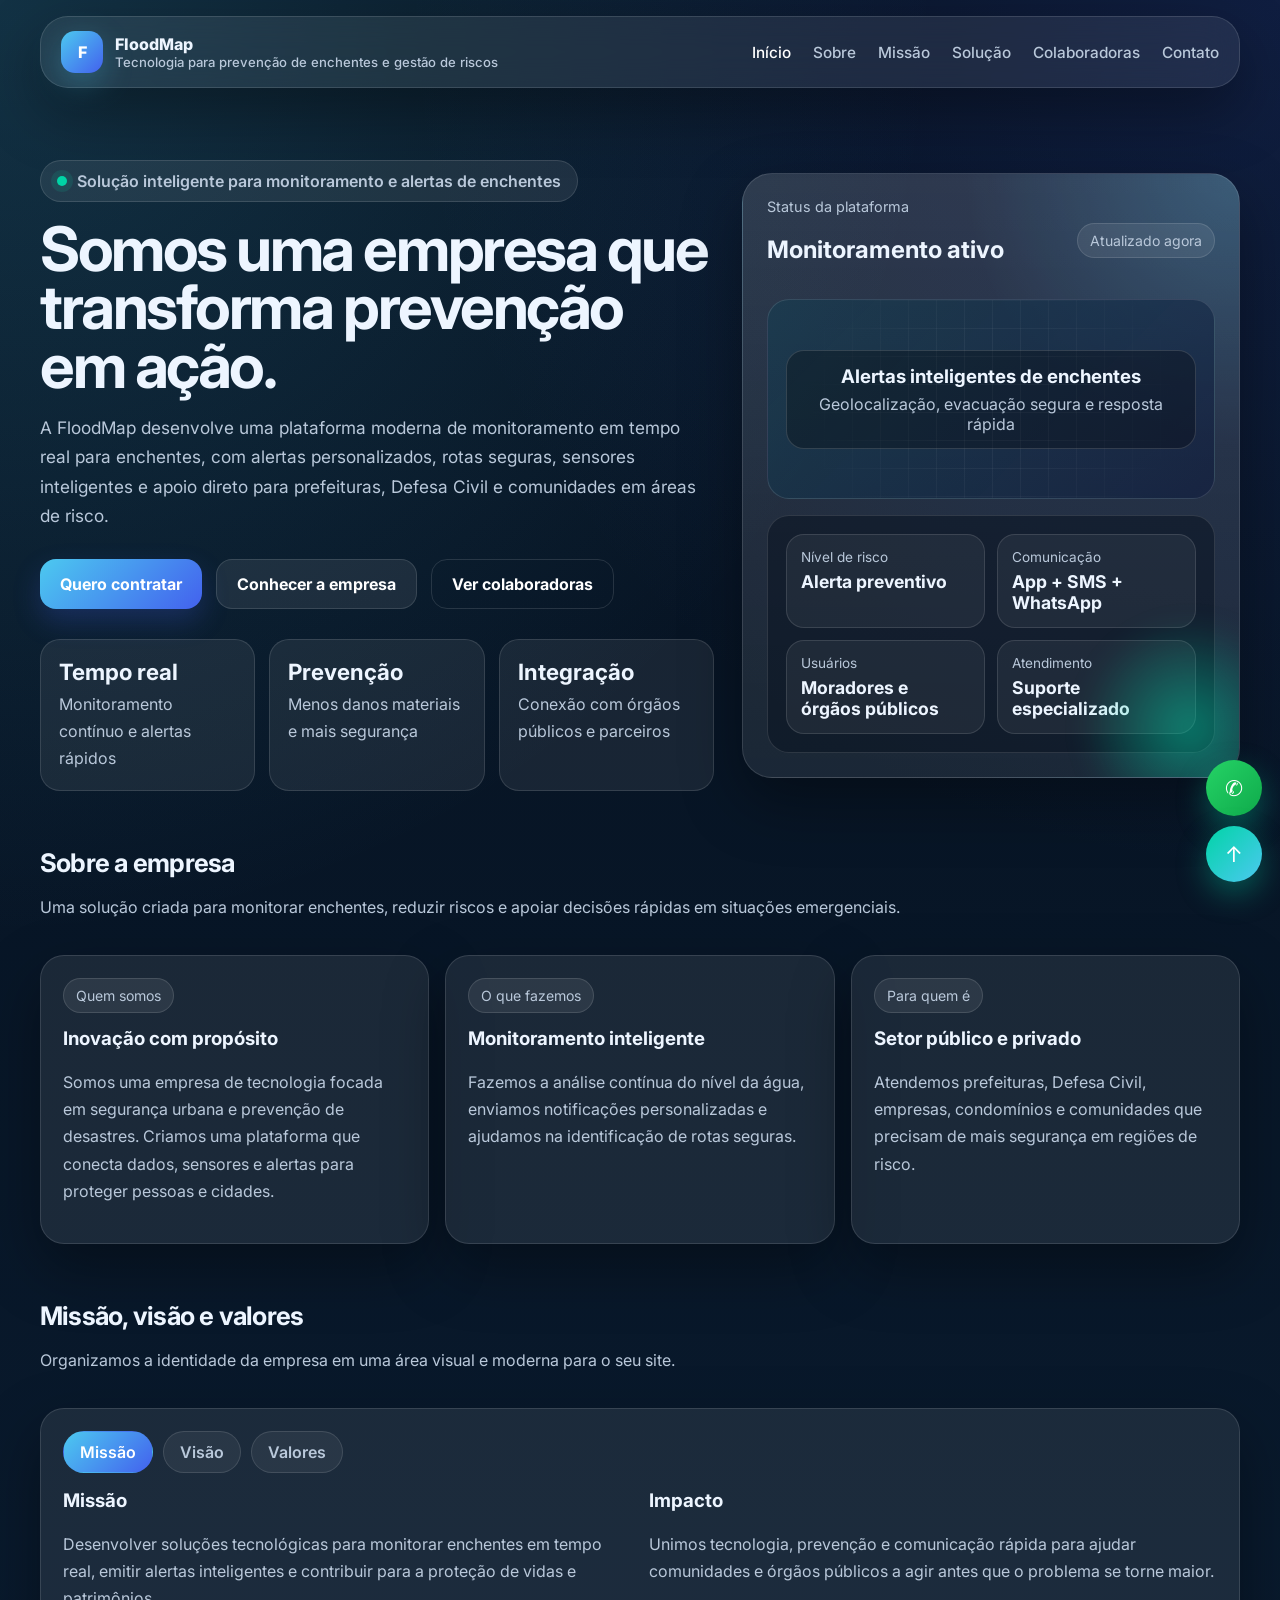
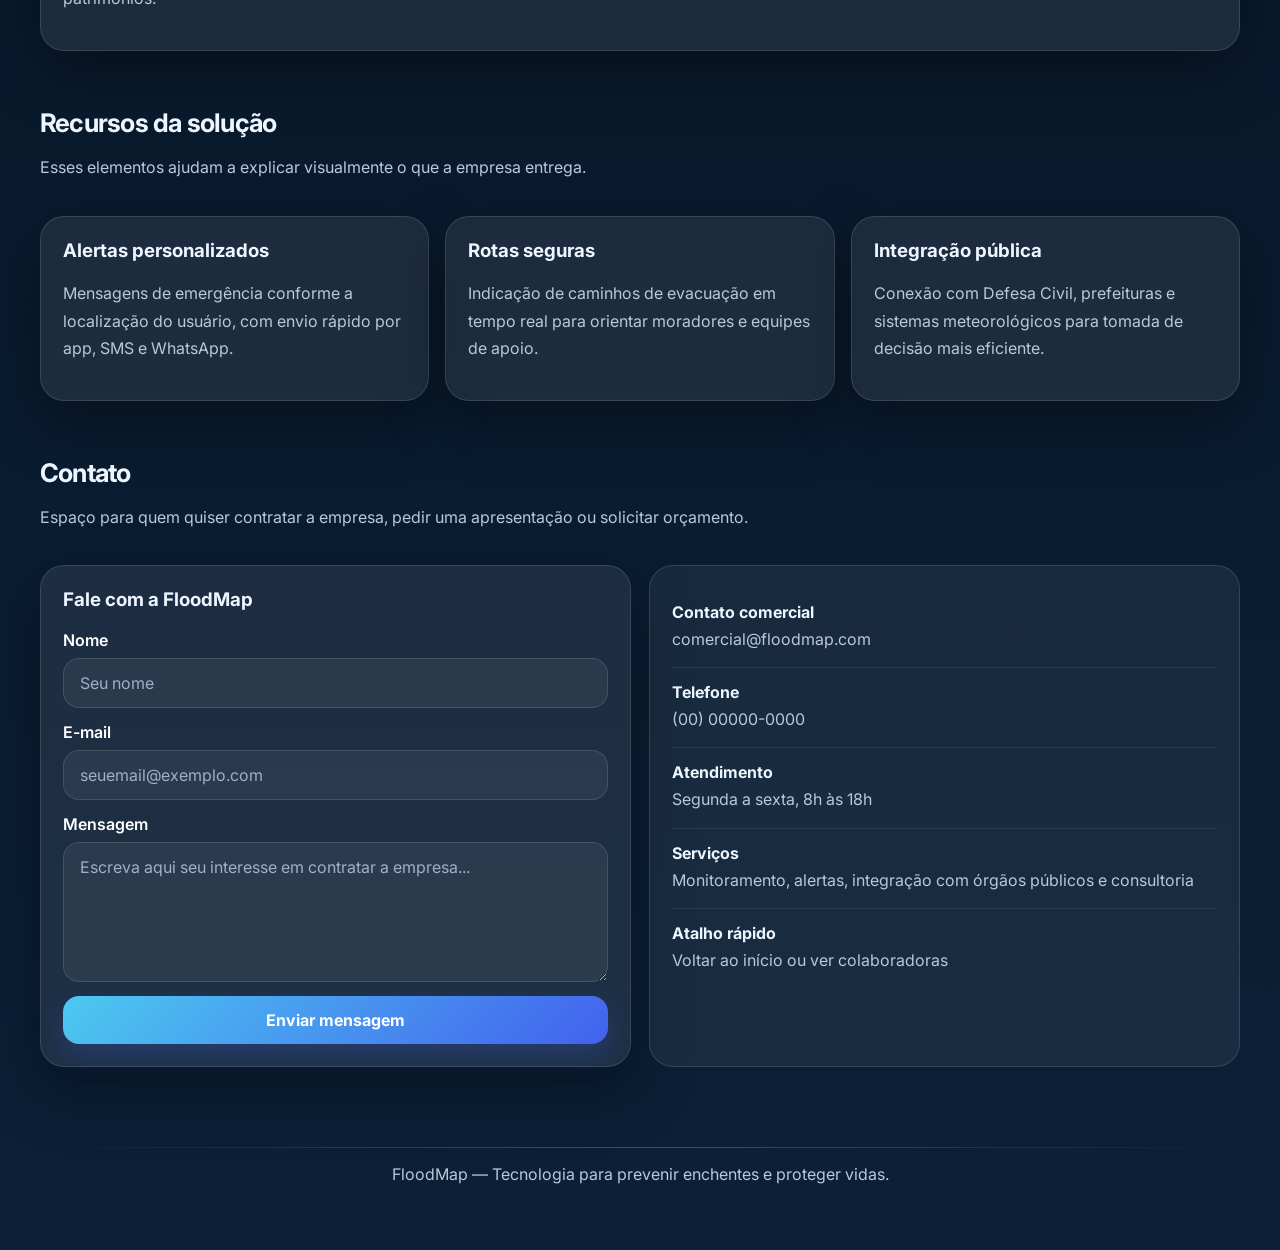
<file: index.html>
<!DOCTYPE html>
<html lang="pt-BR">
<head>
  <meta charset="UTF-8" />
  <meta name="viewport" content="width=device-width, initial-scale=1.0" />
  <title>FloodMap | Monitoramento Inteligente de Enchentes</title>
  <link rel="preconnect" href="https://fonts.googleapis.com">
  <link rel="preconnect" href="https://fonts.gstatic.com" crossorigin>
  <link href="https://fonts.googleapis.com/css2?family=Inter:wght@400;500;600;700;800;900&display=swap" rel="stylesheet">
  <link rel="stylesheet" href="style.css" />
</head>
<body>
  <header class="nav glass">
    <div class="nav-inner">
      <div class="brand">
        <div class="brand-mark">F</div>
        <div>
          FloodMap
          <div class="brand-sub">Tecnologia para prevenção de enchentes e gestão de riscos</div>
        </div>
      </div>

      <button class="nav-toggle" id="navToggle">☰</button>

      <nav class="nav-links" id="navLinks">
        <a href="#inicio">Início</a>
        <a href="#sobre">Sobre</a>
        <a href="#missao">Missão</a>
        <a href="#servicos">Solução</a>
        <a href="colaboradoras.html">Colaboradoras</a>
        <a href="#contato">Contato</a>
      </nav>
    </div>
  </header>

  <main>
    <section class="hero reveal" id="inicio">
      <div class="container hero-grid">
        <div>
          <div class="kicker">
            <span class="kicker-dot"></span>
            Solução inteligente para monitoramento e alertas de enchentes
          </div>

          <h1>Somos uma empresa que transforma prevenção em ação.</h1>

          <p class="lead">
            A FloodMap desenvolve uma plataforma moderna de monitoramento em tempo real para enchentes,
            com alertas personalizados, rotas seguras, sensores inteligentes e apoio direto para prefeituras,
            Defesa Civil e comunidades em áreas de risco.
          </p>

          <div class="hero-actions">
            <a class="btn btn-primary" href="#contato">Quero contratar</a>
            <a class="btn btn-secondary" href="#sobre">Conhecer a empresa</a>
            <a class="btn btn-outline" href="colaboradoras.html">Ver colaboradoras</a>
          </div>

          <div class="stats">
            <div class="stat">
              <strong>Tempo real</strong>
              <span>Monitoramento contínuo e alertas rápidos</span>
            </div>
            <div class="stat">
              <strong>Prevenção</strong>
              <span>Menos danos materiais e mais segurança</span>
            </div>
            <div class="stat">
              <strong>Integração</strong>
              <span>Conexão com órgãos públicos e parceiros</span>
            </div>
          </div>
        </div>

        <div class="hero-card">
          <div class="dashboard">
            <div class="dash-top">
              <div>
                <div class="small-label">Status da plataforma</div>
                <h2>Monitoramento ativo</h2>
              </div>
              <div class="pill">Atualizado agora</div>
            </div>

            <div class="map-box">
              <div class="map-grid"></div>
              <div class="alert-badge">
                <h3>Alertas inteligentes de enchentes</h3>
                <p>Geolocalização, evacuação segura e resposta rápida</p>
              </div>
            </div>

            <div class="panel">
              <div class="panel-grid">
                <div class="metric">
                  <span>Nível de risco</span>
                  <strong>Alerta preventivo</strong>
                </div>
                <div class="metric">
                  <span>Comunicação</span>
                  <strong>App + SMS + WhatsApp</strong>
                </div>
                <div class="metric">
                  <span>Usuários</span>
                  <strong>Moradores e órgãos públicos</strong>
                </div>
                <div class="metric">
                  <span>Atendimento</span>
                  <strong>Suporte especializado</strong>
                </div>
              </div>
            </div>
          </div>
        </div>
      </div>
    </section>

    <section id="sobre" class="reveal">
      <div class="container">
        <div class="section-title">
          <div>
            <h2>Sobre a empresa</h2>
            <p>Uma solução criada para monitorar enchentes, reduzir riscos e apoiar decisões rápidas em situações emergenciais.</p>
          </div>
        </div>

        <div class="cards">
          <div class="card">
            <div class="badge">Quem somos</div>
            <h3>Inovação com propósito</h3>
            <p>
              Somos uma empresa de tecnologia focada em segurança urbana e prevenção de desastres.
              Criamos uma plataforma que conecta dados, sensores e alertas para proteger pessoas e cidades.
            </p>
          </div>
          <div class="card">
            <div class="badge">O que fazemos</div>
            <h3>Monitoramento inteligente</h3>
            <p>
              Fazemos a análise contínua do nível da água, enviamos notificações personalizadas e ajudamos na identificação de rotas seguras.
            </p>
          </div>
          <div class="card">
            <div class="badge">Para quem é</div>
            <h3>Setor público e privado</h3>
            <p>
              Atendemos prefeituras, Defesa Civil, empresas, condomínios e comunidades que precisam de mais segurança em regiões de risco.
            </p>
          </div>
        </div>
      </div>
    </section>

    <section id="missao" class="reveal">
      <div class="container">
        <div class="section-title">
          <div>
            <h2>Missão, visão e valores</h2>
            <p>Organizamos a identidade da empresa em uma área visual e moderna para o seu site.</p>
          </div>
        </div>

        <div class="card">
          <div class="tabs">
            <button class="tab-btn active" data-tab="missao">Missão</button>
            <button class="tab-btn" data-tab="visao">Visão</button>
            <button class="tab-btn" data-tab="valores">Valores</button>
          </div>

          <div class="tab-panel active" id="missao-panel">
            <div class="split">
              <div>
                <h3>Missão</h3>
                <p>
                  Desenvolver soluções tecnológicas para monitorar enchentes em tempo real, emitir alertas inteligentes e contribuir para a proteção de vidas e patrimônios.
                </p>
              </div>
              <div>
                <h3>Impacto</h3>
                <p>
                  Unimos tecnologia, prevenção e comunicação rápida para ajudar comunidades e órgãos públicos a agir antes que o problema se torne maior.
                </p>
              </div>
            </div>
          </div>

          <div class="tab-panel" id="visao-panel">
            <div class="split">
              <div>
                <h3>Visão</h3>
                <p>
                  Ser referência em monitoramento de enchentes e gestão de riscos urbanos, tornando as cidades mais seguras e preparadas para eventos climáticos extremos.
                </p>
              </div>
              <div>
                <h3>Futuro</h3>
                <p>
                  Expandir a solução para mais cidades, integrando dados, automação e inteligência para melhorar a resposta emergencial em larga escala.
                </p>
              </div>
            </div>
          </div>

          <div class="tab-panel" id="valores-panel">
            <div class="split">
              <div>
                <h3>Valores</h3>
                <ul class="list">
                  <li>Compromisso com a segurança das pessoas</li>
                  <li>Inovação e melhoria contínua</li>
                  <li>Responsabilidade social e ambiental</li>
                  <li>Transparência e confiabilidade</li>
                </ul>
              </div>
              <div>
                <h3>Cultura</h3>
                <p>
                  Trabalhamos com foco em impacto real, colaboração com parceiros e soluções acessíveis para quem mais precisa.
                </p>
              </div>
            </div>
          </div>
        </div>
      </div>
    </section>

    <section id="servicos" class="reveal">
      <div class="container">
        <div class="section-title">
          <div>
            <h2>Recursos da solução</h2>
            <p>Esses elementos ajudam a explicar visualmente o que a empresa entrega.</p>
          </div>
        </div>

        <div class="cards">
          <div class="card">
            <h3>Alertas personalizados</h3>
            <p>Mensagens de emergência conforme a localização do usuário, com envio rápido por app, SMS e WhatsApp.</p>
          </div>
          <div class="card">
            <h3>Rotas seguras</h3>
            <p>Indicação de caminhos de evacuação em tempo real para orientar moradores e equipes de apoio.</p>
          </div>
          <div class="card">
            <h3>Integração pública</h3>
            <p>Conexão com Defesa Civil, prefeituras e sistemas meteorológicos para tomada de decisão mais eficiente.</p>
          </div>
        </div>
      </div>
    </section>

    <section id="contato" class="reveal">
      <div class="container">
        <div class="section-title">
          <div>
            <h2>Contato</h2>
            <p>Espaço para quem quiser contratar a empresa, pedir uma apresentação ou solicitar orçamento.</p>
          </div>
        </div>

        <div class="contact-grid">
          <div class="card">
            <h3>Fale com a FloodMap</h3>
            <form id="contactForm">
              <div class="field">
                <label for="nome">Nome</label>
                <input id="nome" type="text" placeholder="Seu nome" required />
              </div>
              <div class="field">
                <label for="email">E-mail</label>
                <input id="email" type="email" placeholder="seuemail@exemplo.com" required />
              </div>
              <div class="field">
                <label for="mensagem">Mensagem</label>
                <textarea id="mensagem" placeholder="Escreva aqui seu interesse em contratar a empresa..." required></textarea>
              </div>
              <button class="btn btn-primary" type="submit">Enviar mensagem</button>
            </form>
          </div>

          <div class="contact-box">
            <div class="contact-item">
              <strong>Contato comercial</strong>
              <span>comercial@floodmap.com</span>
            </div>
            <div class="contact-item">
              <strong>Telefone</strong>
              <span>(00) 00000-0000</span>
            </div>
            <div class="contact-item">
              <strong>Atendimento</strong>
              <span>Segunda a sexta, 8h às 18h</span>
            </div>
            <div class="contact-item">
              <strong>Serviços</strong>
              <span>Monitoramento, alertas, integração com órgãos públicos e consultoria</span>
            </div>
            <div class="contact-item">
              <strong>Atalho rápido</strong>
              <span><a href="#inicio">Voltar ao início</a> ou <a href="colaboradoras.html">ver colaboradoras</a></span>
            </div>
          </div>
        </div>
      </div>
    </section>
  </main>

  <a class="floating whatsapp" href="https://wa.me/5500000000000" target="_blank" rel="noopener">✆</a>
  <a class="floating" href="#inicio">↑</a>

  <footer class="footer">
    <div class="container">
      <div class="section-divider"></div>
      <p>FloodMap — Tecnologia para prevenir enchentes e proteger vidas.</p>
    </div>
  </footer>

  <script src="script.js"></script>
</body>
</html>
</file>
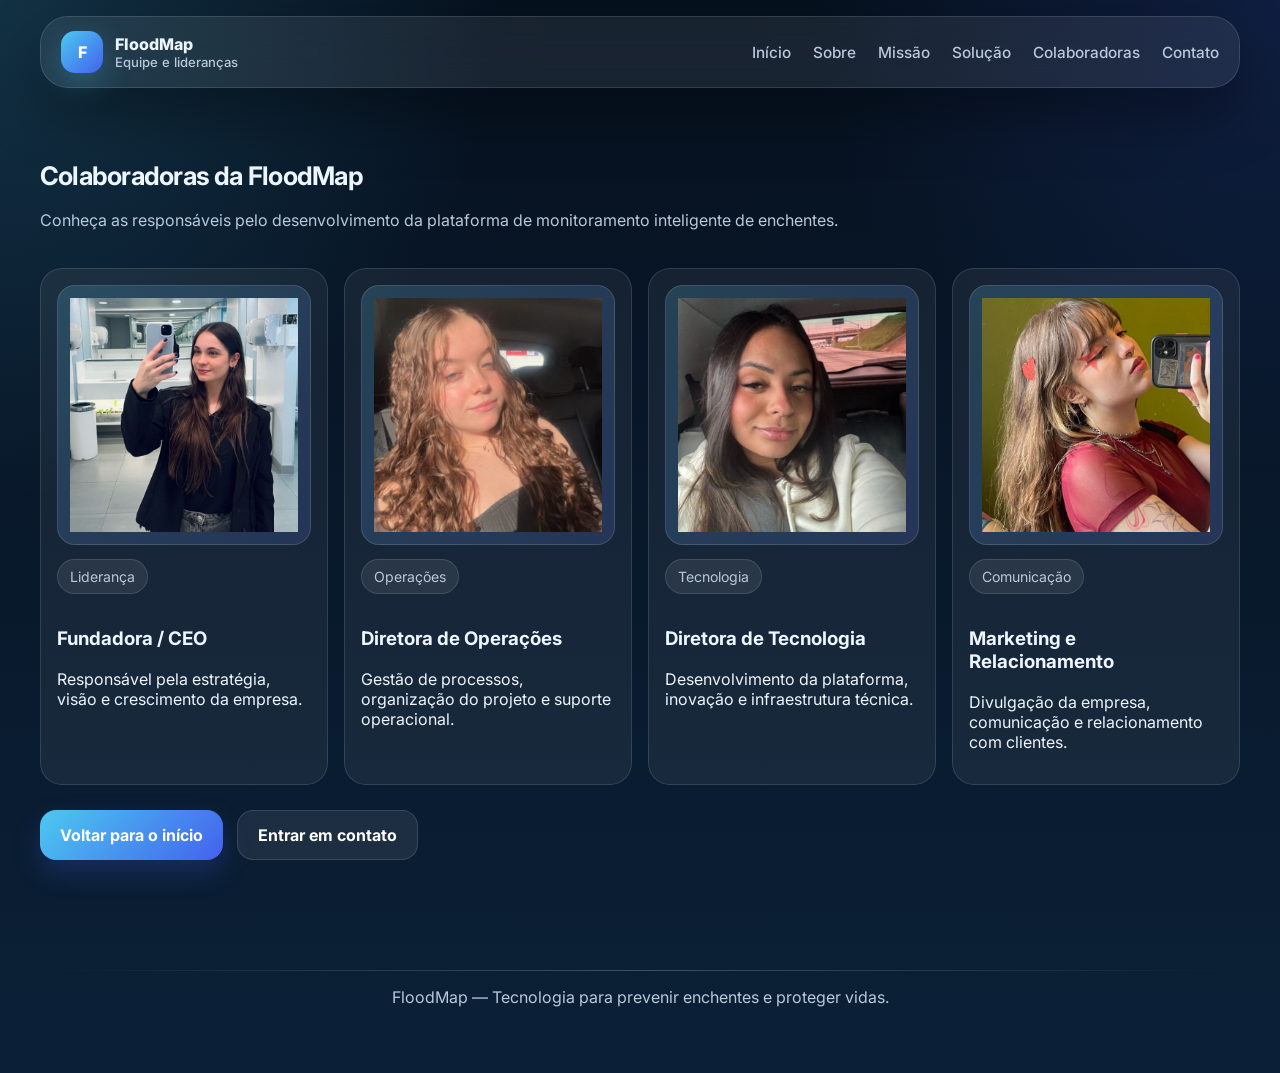
<file: colaboradoras.html>
<!DOCTYPE html>
<html lang="pt-BR">
<head>
  <meta charset="UTF-8">
  <meta name="viewport" content="width=device-width, initial-scale=1.0">

  <title>FloodMap | Colaboradoras</title>

  <!-- GOOGLE FONTS -->
  <link rel="preconnect" href="https://fonts.googleapis.com">
  <link rel="preconnect" href="https://fonts.gstatic.com" crossorigin>

  <link href="https://fonts.googleapis.com/css2?family=Inter:wght@400;500;600;700;800;900&display=swap" rel="stylesheet">

  <!-- CSS -->
  <link rel="stylesheet" href="style.css">
</head>

<body>

  <!-- MENU -->
  <header class="nav glass">

    <div class="nav-inner">

      <div class="brand">

        <div class="brand-mark">F</div>

        <div>
          FloodMap

          <div class="brand-sub">
            Equipe e lideranças
          </div>

        </div>

      </div>

      <button class="nav-toggle" id="navToggle">
        ☰
      </button>

      <!-- MENU LINKS -->
      <nav class="nav-links" id="navLinks">

        <a href="./index.html">Início</a>

        <a href="./index.html#sobre">Sobre</a>

        <a href="./index.html#missao">Missão</a>

        <a href="./index.html#servicos">Solução</a>

        <a href="./colaboradoras.html">Colaboradoras</a>

        <a href="./index.html#contato">Contato</a>

      </nav>

    </div>

  </header>

  <!-- CONTEÚDO -->
  <main>

    <section class="hero reveal">

      <div class="container">

        <!-- TÍTULO -->
        <div class="section-title">

          <div>

            <h2>Colaboradoras da FloodMap</h2>

            <p>
              Conheça as responsáveis pelo desenvolvimento da plataforma
              de monitoramento inteligente de enchentes.
            </p>

          </div>

        </div>

        <!-- GRID -->
        <div class="team-grid">

          <!-- FUNDADORA -->
          <div class="team-card">

            <div class="team-photo large">

              <!-- FOTO DA FUNDADORA -->
              <img
                src="giulia.jpg"
                alt="Fundadora"

                onerror="
                this.style.display='none';
                this.parentElement.innerHTML=
                '<span>Coloque a foto em imagens/fundadora.jpg</span>'
                "
              >

            </div>

            <div class="badge">
              Liderança
            </div>

            <h3>Fundadora / CEO</h3>

            <p>
              Responsável pela estratégia,
              visão e crescimento da empresa.
            </p>

          </div>

          <!-- OPERAÇÕES -->
          <div class="team-card">

            <div class="team-photo large">

              <!-- FOTO OPERAÇÕES -->
              <img
                src="nicole.jpg"
                alt="Operações"

                onerror="
                this.style.display='none';
                this.parentElement.innerHTML=
                '<span>Coloque a foto em imagens/operacoes.jpg</span>'
                "
              >

            </div>

            <div class="badge">
              Operações
            </div>

            <h3>Diretora de Operações</h3>

            <p>
              Gestão de processos,
              organização do projeto
              e suporte operacional.
            </p>

          </div>

          <!-- TECNOLOGIA -->
          <div class="team-card">

            <div class="team-photo large">

              <!-- FOTO TECNOLOGIA -->
              <img
                src="isabella.jpg"
                alt="Tecnologia"

                onerror="
                this.style.display='none';
                this.parentElement.innerHTML=
                '<span>Coloque a foto em imagens/tecnologia.jpg</span>'
                "
              >

            </div>

            <div class="badge">
              Tecnologia
            </div>

            <h3>Diretora de Tecnologia</h3>

            <p>
              Desenvolvimento da plataforma,
              inovação e infraestrutura técnica.
            </p>

          </div>

          <!-- MARKETING -->
          <div class="team-card">

            <div class="team-photo large">

              <!-- FOTO MARKETING -->
              <img
                src="leticia.jpg"
                alt="Marketing"

                onerror="
                this.style.display='none';
                this.parentElement.innerHTML=
                '<span>Coloque a foto em imagens/marketing.jpg</span>'
                "
              >

            </div>

            <div class="badge">
              Comunicação
            </div>

            <h3>Marketing e Relacionamento</h3>

            <p>
              Divulgação da empresa,
              comunicação e relacionamento
              com clientes.
            </p>

          </div>

        </div>


          <!-- BOTÕES -->
          <div class="hero-actions" style="margin-top: 25px;">

            <a class="btn btn-primary" href="./index.html">
              Voltar para o início
            </a>

            <a class="btn btn-secondary" href="./index.html#contato">
              Entrar em contato
            </a>

          </div>

        </div>

      </div>

    </section>

  </main>

  <!-- FOOTER -->
  <footer class="footer">

    <div class="container">

      <div class="section-divider"></div>

      <p>
        FloodMap — Tecnologia para prevenir enchentes
        e proteger vidas.
      </p>

    </div>

  </footer>

  <!-- JS -->
  <script src="script.js"></script>

</body>
</html>
</file>
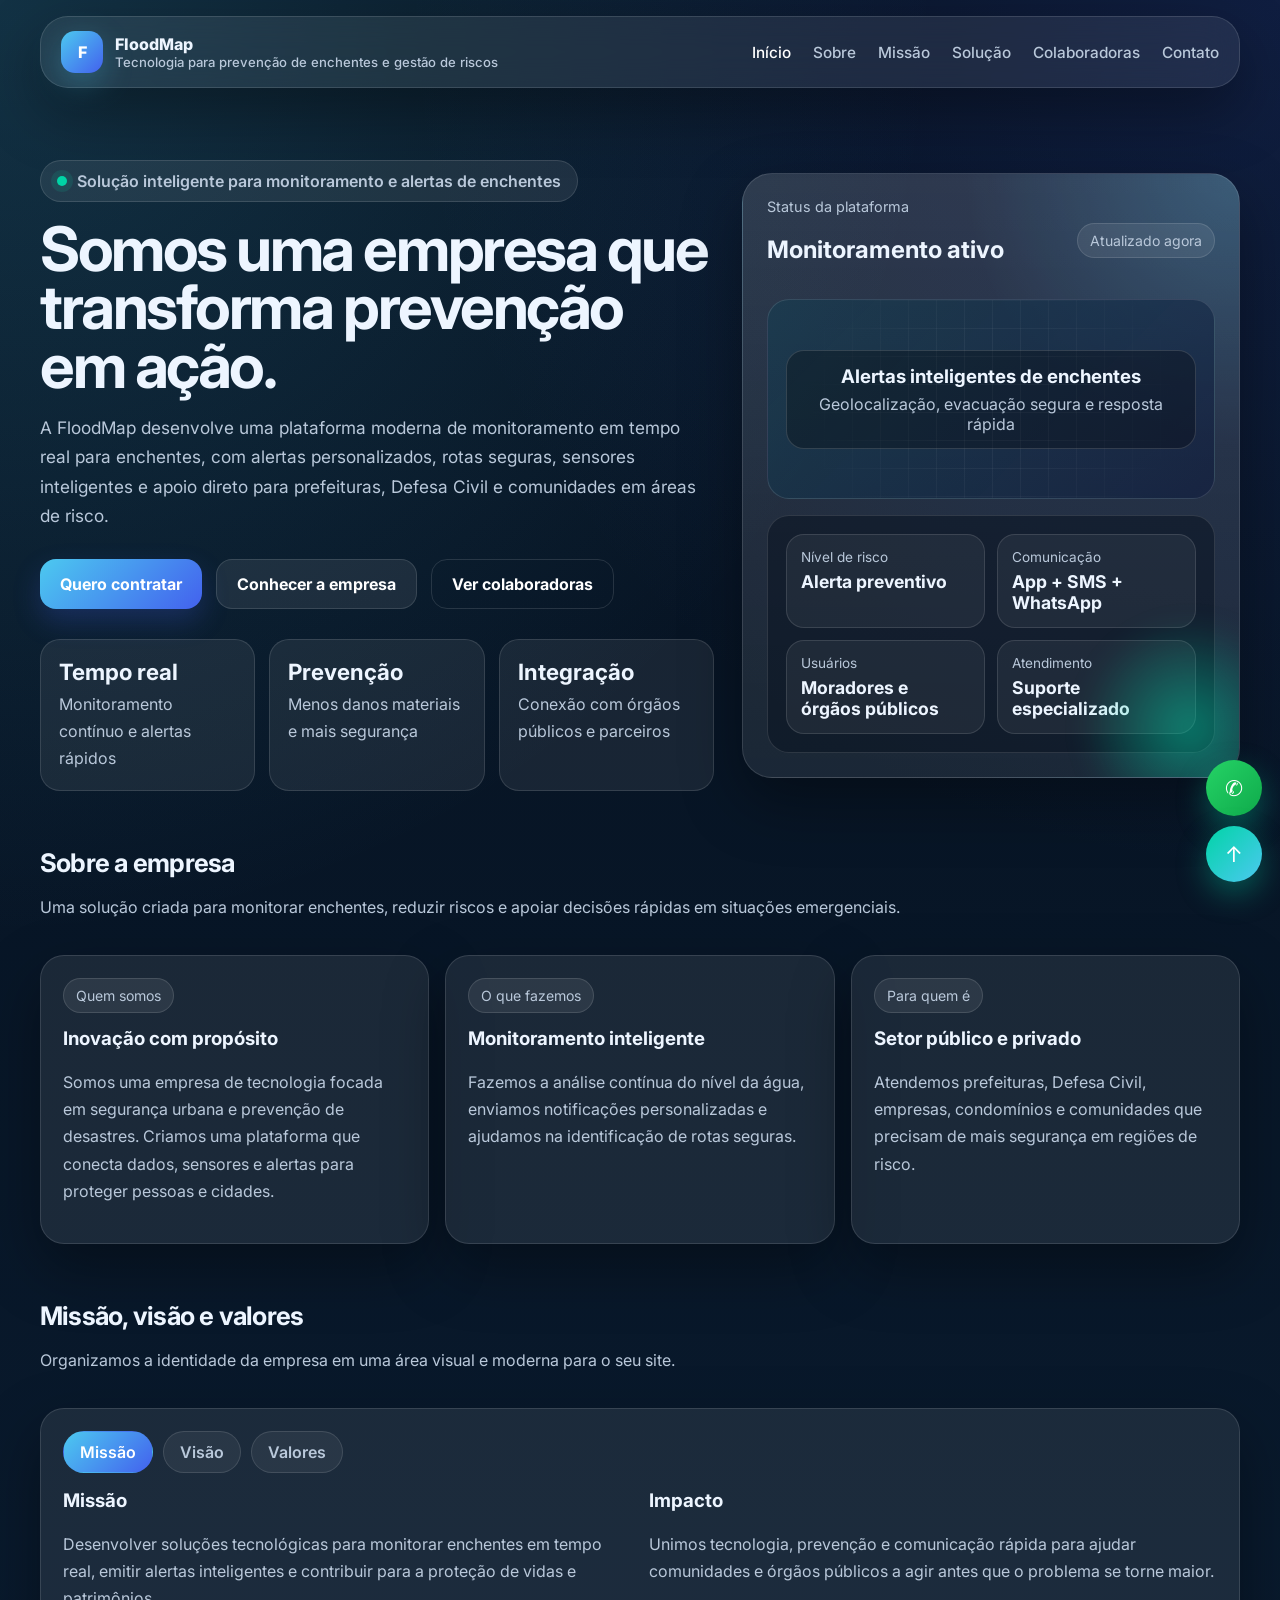
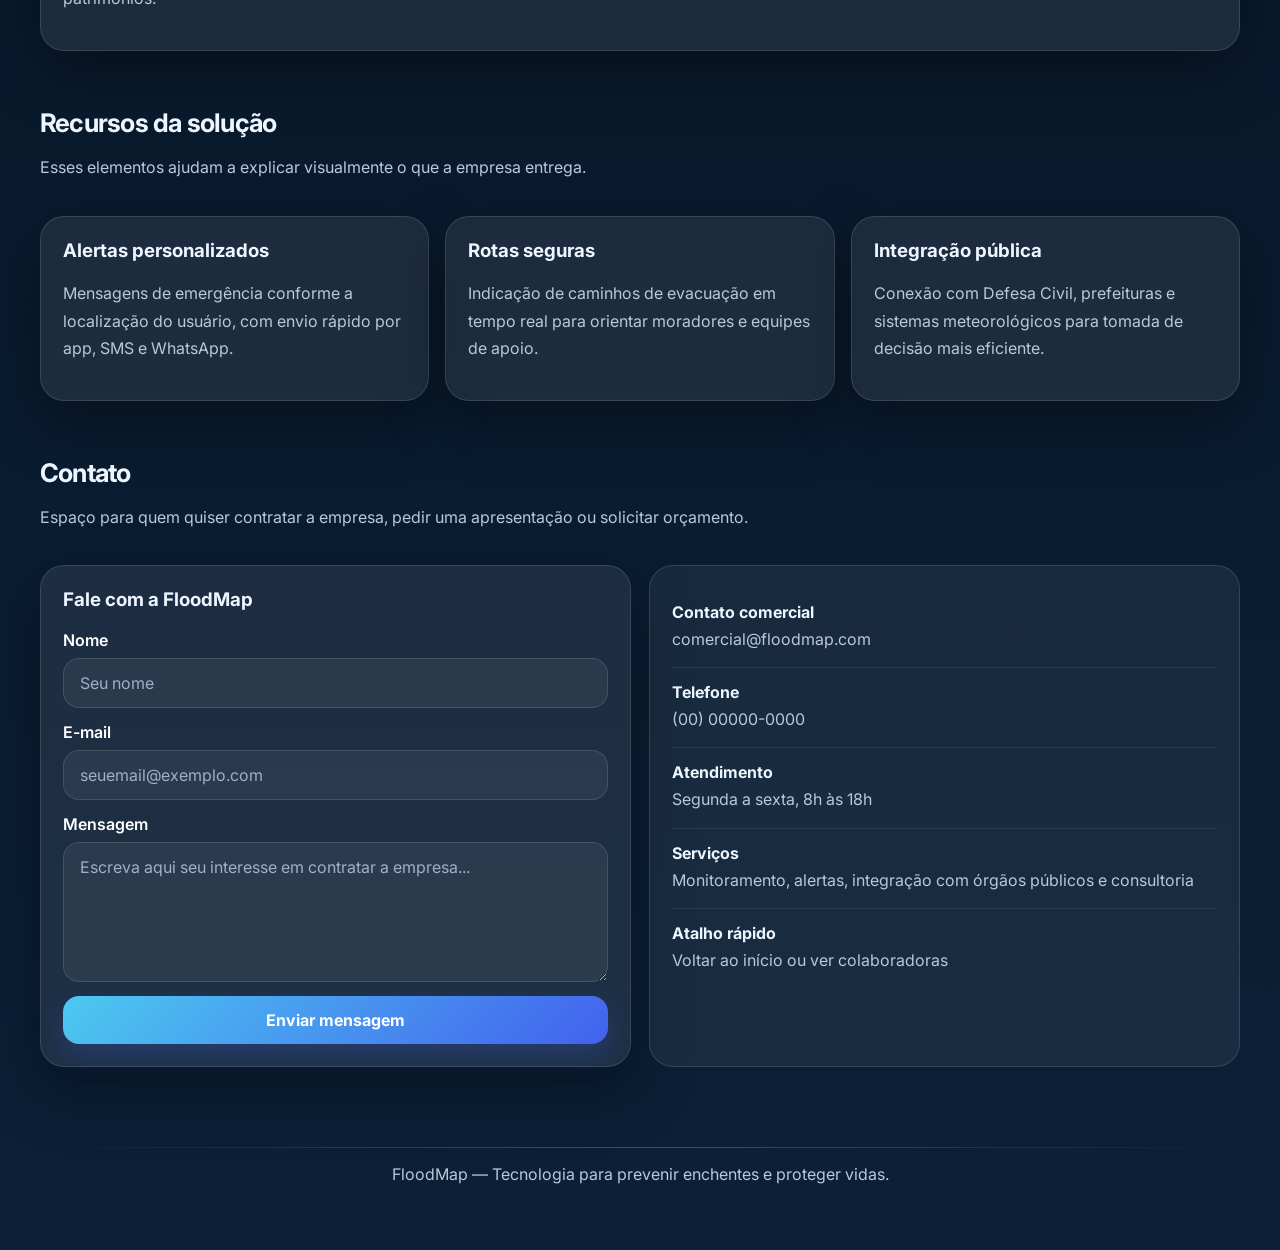
<file: inicio.html>
<!DOCTYPE html>
<html lang="pt-BR">
<head>
  <meta charset="UTF-8" />
  <meta name="viewport" content="width=device-width, initial-scale=1.0" />
  <title>FloodMap | Monitoramento Inteligente de Enchentes</title>
  <link rel="preconnect" href="https://fonts.googleapis.com">
  <link rel="preconnect" href="https://fonts.gstatic.com" crossorigin>
  <link href="https://fonts.googleapis.com/css2?family=Inter:wght@400;500;600;700;800;900&display=swap" rel="stylesheet">
  <link rel="stylesheet" href="style.css" />
</head>
<body>
  <header class="nav glass">
    <div class="nav-inner">
      <div class="brand">
        <div class="brand-mark">F</div>
        <div>
          FloodMap
          <div class="brand-sub">Tecnologia para prevenção de enchentes e gestão de riscos</div>
        </div>
      </div>

      <button class="nav-toggle" id="navToggle">☰</button>

      <nav class="nav-links" id="navLinks">
        <a href="#inicio">Início</a>
        <a href="#sobre">Sobre</a>
        <a href="#missao">Missão</a>
        <a href="#servicos">Solução</a>
        <a href="colaboradoras.html">Colaboradoras</a>
        <a href="#contato">Contato</a>
      </nav>
    </div>
  </header>

  <main>
    <section class="hero reveal" id="inicio">
      <div class="container hero-grid">
        <div>
          <div class="kicker">
            <span class="kicker-dot"></span>
            Solução inteligente para monitoramento e alertas de enchentes
          </div>

          <h1>Somos uma empresa que transforma prevenção em ação.</h1>

          <p class="lead">
            A FloodMap desenvolve uma plataforma moderna de monitoramento em tempo real para enchentes,
            com alertas personalizados, rotas seguras, sensores inteligentes e apoio direto para prefeituras,
            Defesa Civil e comunidades em áreas de risco.
          </p>

          <div class="hero-actions">
            <a class="btn btn-primary" href="#contato">Quero contratar</a>
            <a class="btn btn-secondary" href="#sobre">Conhecer a empresa</a>
            <a class="btn btn-outline" href="colaboradoras.html">Ver colaboradoras</a>
          </div>

          <div class="stats">
            <div class="stat">
              <strong>Tempo real</strong>
              <span>Monitoramento contínuo e alertas rápidos</span>
            </div>
            <div class="stat">
              <strong>Prevenção</strong>
              <span>Menos danos materiais e mais segurança</span>
            </div>
            <div class="stat">
              <strong>Integração</strong>
              <span>Conexão com órgãos públicos e parceiros</span>
            </div>
          </div>
        </div>

        <div class="hero-card">
          <div class="dashboard">
            <div class="dash-top">
              <div>
                <div class="small-label">Status da plataforma</div>
                <h2>Monitoramento ativo</h2>
              </div>
              <div class="pill">Atualizado agora</div>
            </div>

            <div class="map-box">
              <div class="map-grid"></div>
              <div class="alert-badge">
                <h3>Alertas inteligentes de enchentes</h3>
                <p>Geolocalização, evacuação segura e resposta rápida</p>
              </div>
            </div>

            <div class="panel">
              <div class="panel-grid">
                <div class="metric">
                  <span>Nível de risco</span>
                  <strong>Alerta preventivo</strong>
                </div>
                <div class="metric">
                  <span>Comunicação</span>
                  <strong>App + SMS + WhatsApp</strong>
                </div>
                <div class="metric">
                  <span>Usuários</span>
                  <strong>Moradores e órgãos públicos</strong>
                </div>
                <div class="metric">
                  <span>Atendimento</span>
                  <strong>Suporte especializado</strong>
                </div>
              </div>
            </div>
          </div>
        </div>
      </div>
    </section>

    <section id="sobre" class="reveal">
      <div class="container">
        <div class="section-title">
          <div>
            <h2>Sobre a empresa</h2>
            <p>Uma solução criada para monitorar enchentes, reduzir riscos e apoiar decisões rápidas em situações emergenciais.</p>
          </div>
        </div>

        <div class="cards">
          <div class="card">
            <div class="badge">Quem somos</div>
            <h3>Inovação com propósito</h3>
            <p>
              Somos uma empresa de tecnologia focada em segurança urbana e prevenção de desastres.
              Criamos uma plataforma que conecta dados, sensores e alertas para proteger pessoas e cidades.
            </p>
          </div>
          <div class="card">
            <div class="badge">O que fazemos</div>
            <h3>Monitoramento inteligente</h3>
            <p>
              Fazemos a análise contínua do nível da água, enviamos notificações personalizadas e ajudamos na identificação de rotas seguras.
            </p>
          </div>
          <div class="card">
            <div class="badge">Para quem é</div>
            <h3>Setor público e privado</h3>
            <p>
              Atendemos prefeituras, Defesa Civil, empresas, condomínios e comunidades que precisam de mais segurança em regiões de risco.
            </p>
          </div>
        </div>
      </div>
    </section>

    <section id="missao" class="reveal">
      <div class="container">
        <div class="section-title">
          <div>
            <h2>Missão, visão e valores</h2>
            <p>Organizamos a identidade da empresa em uma área visual e moderna para o seu site.</p>
          </div>
        </div>

        <div class="card">
          <div class="tabs">
            <button class="tab-btn active" data-tab="missao">Missão</button>
            <button class="tab-btn" data-tab="visao">Visão</button>
            <button class="tab-btn" data-tab="valores">Valores</button>
          </div>

          <div class="tab-panel active" id="missao-panel">
            <div class="split">
              <div>
                <h3>Missão</h3>
                <p>
                  Desenvolver soluções tecnológicas para monitorar enchentes em tempo real, emitir alertas inteligentes e contribuir para a proteção de vidas e patrimônios.
                </p>
              </div>
              <div>
                <h3>Impacto</h3>
                <p>
                  Unimos tecnologia, prevenção e comunicação rápida para ajudar comunidades e órgãos públicos a agir antes que o problema se torne maior.
                </p>
              </div>
            </div>
          </div>

          <div class="tab-panel" id="visao-panel">
            <div class="split">
              <div>
                <h3>Visão</h3>
                <p>
                  Ser referência em monitoramento de enchentes e gestão de riscos urbanos, tornando as cidades mais seguras e preparadas para eventos climáticos extremos.
                </p>
              </div>
              <div>
                <h3>Futuro</h3>
                <p>
                  Expandir a solução para mais cidades, integrando dados, automação e inteligência para melhorar a resposta emergencial em larga escala.
                </p>
              </div>
            </div>
          </div>

          <div class="tab-panel" id="valores-panel">
            <div class="split">
              <div>
                <h3>Valores</h3>
                <ul class="list">
                  <li>Compromisso com a segurança das pessoas</li>
                  <li>Inovação e melhoria contínua</li>
                  <li>Responsabilidade social e ambiental</li>
                  <li>Transparência e confiabilidade</li>
                </ul>
              </div>
              <div>
                <h3>Cultura</h3>
                <p>
                  Trabalhamos com foco em impacto real, colaboração com parceiros e soluções acessíveis para quem mais precisa.
                </p>
              </div>
            </div>
          </div>
        </div>
      </div>
    </section>

    <section id="servicos" class="reveal">
      <div class="container">
        <div class="section-title">
          <div>
            <h2>Recursos da solução</h2>
            <p>Esses elementos ajudam a explicar visualmente o que a empresa entrega.</p>
          </div>
        </div>

        <div class="cards">
          <div class="card">
            <h3>Alertas personalizados</h3>
            <p>Mensagens de emergência conforme a localização do usuário, com envio rápido por app, SMS e WhatsApp.</p>
          </div>
          <div class="card">
            <h3>Rotas seguras</h3>
            <p>Indicação de caminhos de evacuação em tempo real para orientar moradores e equipes de apoio.</p>
          </div>
          <div class="card">
            <h3>Integração pública</h3>
            <p>Conexão com Defesa Civil, prefeituras e sistemas meteorológicos para tomada de decisão mais eficiente.</p>
          </div>
        </div>
      </div>
    </section>

    <section id="contato" class="reveal">
      <div class="container">
        <div class="section-title">
          <div>
            <h2>Contato</h2>
            <p>Espaço para quem quiser contratar a empresa, pedir uma apresentação ou solicitar orçamento.</p>
          </div>
        </div>

        <div class="contact-grid">
          <div class="card">
            <h3>Fale com a FloodMap</h3>
            <form id="contactForm">
              <div class="field">
                <label for="nome">Nome</label>
                <input id="nome" type="text" placeholder="Seu nome" required />
              </div>
              <div class="field">
                <label for="email">E-mail</label>
                <input id="email" type="email" placeholder="seuemail@exemplo.com" required />
              </div>
              <div class="field">
                <label for="mensagem">Mensagem</label>
                <textarea id="mensagem" placeholder="Escreva aqui seu interesse em contratar a empresa..." required></textarea>
              </div>
              <button class="btn btn-primary" type="submit">Enviar mensagem</button>
            </form>
          </div>

          <div class="contact-box">
            <div class="contact-item">
              <strong>Contato comercial</strong>
              <span>comercial@floodmap.com</span>
            </div>
            <div class="contact-item">
              <strong>Telefone</strong>
              <span>(00) 00000-0000</span>
            </div>
            <div class="contact-item">
              <strong>Atendimento</strong>
              <span>Segunda a sexta, 8h às 18h</span>
            </div>
            <div class="contact-item">
              <strong>Serviços</strong>
              <span>Monitoramento, alertas, integração com órgãos públicos e consultoria</span>
            </div>
            <div class="contact-item">
              <strong>Atalho rápido</strong>
              <span><a href="#inicio">Voltar ao início</a> ou <a href="colaboradoras.html">ver colaboradoras</a></span>
            </div>
          </div>
        </div>
      </div>
    </section>
  </main>

  <a class="floating whatsapp" href="https://wa.me/5500000000000" target="_blank" rel="noopener">✆</a>
  <a class="floating" href="#inicio">↑</a>

  <footer class="footer">
    <div class="container">
      <div class="section-divider"></div>
      <p>FloodMap — Tecnologia para prevenir enchentes e proteger vidas.</p>
    </div>
  </footer>

  <script src="script.js"></script>
</body>
</html>
</file>
<file: style.css>
:root {
  --bg: #06111f;
  --bg2: #0b2037;
  --card: rgba(255, 255, 255, 0.08);
  --text: #edf5ff;
  --muted: #b9c8da;
  --primary: #4cc9f0;
  --secondary: #4361ee;
  --accent: #00d4a6;
  --shadow: 0 24px 60px rgba(0, 0, 0, 0.35);
  --radius: 24px;
  --border: 1px solid rgba(255, 255, 255, 0.12);
  --max: 1200px;
}

* { box-sizing: border-box; }
html { scroll-behavior: smooth; }
body {
  margin: 0;
  font-family: "Inter", system-ui, -apple-system, BlinkMacSystemFont, sans-serif;
  color: var(--text);
  background:
    radial-gradient(circle at top left, rgba(76, 201, 240, 0.18), transparent 30%),
    radial-gradient(circle at top right, rgba(67, 97, 238, 0.16), transparent 28%),
    linear-gradient(180deg, var(--bg), var(--bg2));
  min-height: 100vh;
}

a { color: inherit; text-decoration: none; }
img { max-width: 100%; display: block; }
button, input, textarea { font: inherit; }

.container {
  width: min(100% - 32px, var(--max));
  margin: 0 auto;
}

.glass {
  background: var(--card);
  backdrop-filter: blur(18px);
  -webkit-backdrop-filter: blur(18px);
  border: var(--border);
  box-shadow: var(--shadow);
}

.nav {
  position: sticky;
  top: 16px;
  z-index: 50;
  margin: 16px auto 0;
  width: min(100% - 32px, var(--max));
  border-radius: 28px;
}

.nav-inner {
  display: flex;
  align-items: center;
  justify-content: space-between;
  gap: 16px;
  padding: 14px 20px;
}

.brand {
  display: flex;
  align-items: center;
  gap: 12px;
  font-weight: 800;
}

.brand-mark {
  width: 42px;
  height: 42px;
  border-radius: 14px;
  display: grid;
  place-items: center;
  background: linear-gradient(135deg, var(--primary), var(--secondary));
  color: white;
  font-weight: 800;
  box-shadow: 0 10px 30px rgba(76, 201, 240, 0.28);
}

.brand-sub {
  font-size: .82rem;
  color: var(--muted);
  font-weight: 500;
}

.nav-links {
  display: flex;
  gap: 22px;
  flex-wrap: wrap;
  justify-content: center;
  color: var(--muted);
  font-weight: 500;
  font-size: 0.96rem;
  align-items: center;
}

.nav-links a:hover,
.nav-links a.active { color: white; }

.nav-toggle {
  display: none;
  background: transparent;
  border: var(--border);
  color: white;
  border-radius: 14px;
  padding: 10px 12px;
  cursor: pointer;
}

.hero {
  padding: 72px 0 28px;
}

.hero-grid {
  display: grid;
  grid-template-columns: 1.15fr 0.85fr;
  gap: 28px;
  align-items: center;
}

.kicker {
  display: inline-flex;
  align-items: center;
  gap: 10px;
  padding: 10px 16px;
  border-radius: 999px;
  background: rgba(255,255,255,0.08);
  border: var(--border);
  color: var(--muted);
  font-weight: 600;
  margin-bottom: 18px;
}

.kicker-dot {
  width: 10px;
  height: 10px;
  border-radius: 50%;
  background: var(--accent);
  box-shadow: 0 0 0 6px rgba(0, 212, 166, 0.12);
}

h1 {
  margin: 0 0 18px;
  font-size: clamp(2.4rem, 4.8vw, 4.8rem);
  line-height: 0.95;
  letter-spacing: -0.04em;
}

.lead {
  font-size: 1.08rem;
  line-height: 1.75;
  color: var(--muted);
  max-width: 62ch;
  margin-bottom: 28px;
}

.hero-actions {
  display: flex;
  gap: 14px;
  flex-wrap: wrap;
  margin-bottom: 30px;
}

.btn {
  display: inline-flex;
  align-items: center;
  justify-content: center;
  gap: 10px;
  padding: 14px 20px;
  border-radius: 16px;
  border: 0;
  cursor: pointer;
  transition: transform 0.2s ease, opacity 0.2s ease, background 0.2s ease, box-shadow 0.2s ease;
  font-weight: 700;
}

.btn:hover { transform: translateY(-2px); }
.btn-primary { background: linear-gradient(135deg, var(--primary), var(--secondary)); color: white; box-shadow: 0 12px 28px rgba(67, 97, 238, 0.24); }
.btn-secondary { background: rgba(255,255,255,0.08); color: white; border: var(--border); }
.btn-outline { background: transparent; color: white; border: var(--border); }

.stats {
  display: grid;
  grid-template-columns: repeat(3, minmax(0, 1fr));
  gap: 14px;
  margin-top: 24px;
}

.stat {
  padding: 18px;
  border-radius: 20px;
  background: rgba(255,255,255,0.07);
  border: var(--border);
}

.stat strong {
  display: block;
  font-size: 1.4rem;
  margin-bottom: 6px;
}

.stat span,
.card p,
.card li,
.contact-box span,
.lead,
.section-title p {
  color: var(--muted);
  line-height: 1.7;
}

.hero-card {
  padding: 24px;
  border-radius: 30px;
  background:
    linear-gradient(180deg, rgba(255,255,255,0.14), rgba(255,255,255,0.08)),
    radial-gradient(circle at top right, rgba(76, 201, 240, 0.22), transparent 35%);
  border: var(--border);
  box-shadow: var(--shadow);
  position: relative;
  overflow: hidden;
  min-height: 520px;
}

.hero-card::after {
  content: "";
  position: absolute;
  inset: auto -60px -60px auto;
  width: 220px;
  height: 220px;
  border-radius: 50%;
  background: radial-gradient(circle, rgba(0, 212, 166, 0.5), transparent 70%);
  filter: blur(12px);
  pointer-events: none;
}

.dashboard { display: grid; gap: 16px; }

.dash-top {
  display: flex;
  justify-content: space-between;
  align-items: center;
  gap: 14px;
}

.small-label {
  font-size: .9rem;
  color: var(--muted);
}

.pill {
  padding: 8px 12px;
  border-radius: 999px;
  background: rgba(255,255,255,0.08);
  color: var(--muted);
  font-size: 0.88rem;
  border: var(--border);
}

.map-box,
.panel {
  border-radius: 22px;
  background: rgba(7,17,31,0.5);
  border: var(--border);
  padding: 18px;
}

.map-box {
  min-height: 200px;
  display: grid;
  place-items: center;
  position: relative;
  overflow: hidden;
  background:
    linear-gradient(135deg, rgba(76,201,240,0.16), rgba(67,97,238,0.1)),
    rgba(7,17,31,0.6);
}

.map-grid {
  position: absolute;
  inset: 0;
  background-image:
    linear-gradient(rgba(255,255,255,0.05) 1px, transparent 1px),
    linear-gradient(90deg, rgba(255,255,255,0.05) 1px, transparent 1px);
  background-size: 28px 28px;
  mask-image: radial-gradient(circle at center, black 25%, transparent 80%);
}

.alert-badge {
  position: relative;
  z-index: 1;
  padding: 14px 18px;
  border-radius: 18px;
  background: rgba(0, 0, 0, 0.28);
  border: 1px solid rgba(255,255,255,0.14);
  text-align: center;
}

.alert-badge h3 { margin: 0 0 6px; }
.alert-badge p { margin: 0; color: var(--muted); }

.panel-grid {
  display: grid;
  grid-template-columns: repeat(2, minmax(0, 1fr));
  gap: 12px;
}

.metric {
  padding: 14px;
  border-radius: 18px;
  background: rgba(255,255,255,0.06);
  border: var(--border);
}

.metric span { display: block; color: var(--muted); font-size: 0.85rem; }
.metric strong { display: block; font-size: 1.1rem; margin-top: 6px; }

section { padding: 28px 0; }

.section-title {
  display: flex;
  align-items: end;
  justify-content: space-between;
  gap: 18px;
  margin-bottom: 18px;
  flex-wrap: wrap;
}

.section-title h2 {
  margin: 0;
  font-size: clamp(1.6rem, 2vw, 2.4rem);
  letter-spacing: -0.03em;
}

.cards {
  display: grid;
  grid-template-columns: repeat(3, minmax(0, 1fr));
  gap: 16px;
}

.card {
  padding: 22px;
  border-radius: 24px;
  border: var(--border);
  background: var(--card);
  box-shadow: var(--shadow);
}

.card h3 { margin-top: 0; }

.badge {
  display: inline-flex;
  align-items: center;
  gap: 8px;
  margin-bottom: 14px;
  padding: 8px 12px;
  border-radius: 999px;
  background: rgba(255,255,255,0.08);
  color: var(--muted);
  border: var(--border);
  font-size: 0.88rem;
}

.split {
  display: grid;
  grid-template-columns: 1fr 1fr;
  gap: 18px;
}

.list {
  margin: 0;
  padding-left: 18px;
}

.tabs {
  display: flex;
  gap: 10px;
  flex-wrap: wrap;
  margin-bottom: 16px;
}

.tab-btn {
  border: var(--border);
  background: rgba(255,255,255,0.06);
  color: var(--muted);
  border-radius: 999px;
  padding: 10px 16px;
  cursor: pointer;
  font-weight: 600;
}

.tab-btn.active {
  color: white;
  background: linear-gradient(135deg, var(--primary), var(--secondary));
  border-color: transparent;
}

.tab-panel { display: none; }
.tab-panel.active { display: block; animation: fadeIn 0.35s ease; }

.team-grid {
  display: grid;
  grid-template-columns: repeat(4, minmax(0, 1fr));
  gap: 16px;
}

.team-card {
  overflow: hidden;
  padding: 16px;
  border-radius: 22px;
  border: var(--border);
  background: rgba(255,255,255,0.06);
}

.team-photo {
  width: 100%;
  aspect-ratio: 1 / 1;
  border-radius: 18px;
  background:
    linear-gradient(135deg, rgba(76,201,240,0.15), rgba(67,97,238,0.14)),
    rgba(255,255,255,0.04);
  display: grid;
  place-items: center;
  overflow: hidden;
  position: relative;
  margin-bottom: 14px;
  border: var(--border);
  color: var(--muted);
  text-align: center;
  padding: 12px;
  min-height: 220px;
}

.team-photo.large {
  aspect-ratio: 1 / 1;
  min-height: 260px;
}

.team-photo img {
  width: 100%;
  height: 100%;
  object-fit: cover;
}

.upload {
  margin-top: 16px;
  display: flex;
  gap: 12px;
  align-items: center;
  flex-wrap: wrap;
}

.upload input[type="file"] {
  padding: 14px;
  border-radius: 14px;
  border: var(--border);
  background: rgba(255,255,255,0.06);
  color: var(--muted);
  width: 100%;
  max-width: 420px;
}

.gallery-actions {
  display: flex;
  gap: 10px;
  flex-wrap: wrap;
  margin-top: 12px;
}

.contact-grid {
  display: grid;
  grid-template-columns: 1fr 1fr;
  gap: 18px;
}

form { display: grid; gap: 14px; }
.field { display: grid; gap: 8px; }

label {
  font-weight: 600;
  color: white;
}

input, textarea {
  width: 100%;
  padding: 14px 16px;
  border-radius: 16px;
  border: var(--border);
  background: rgba(255,255,255,0.06);
  color: white;
  outline: none;
}

input::placeholder, textarea::placeholder { color: #9fb0c7; }
textarea { min-height: 140px; resize: vertical; }

.contact-box {
  padding: 22px;
  border-radius: 24px;
  background: rgba(255,255,255,0.06);
  border: var(--border);
}

.contact-item {
  padding: 14px 0;
  border-bottom: 1px solid rgba(255,255,255,0.08);
}

.contact-item:last-child { border-bottom: 0; }
.contact-item span { display: block; margin-top: 4px; }

.footer {
  padding: 34px 0 50px;
  color: var(--muted);
  text-align: center;
}

.floating {
  position: fixed;
  right: 18px;
  bottom: 18px;
  z-index: 60;
  width: 56px;
  height: 56px;
  border-radius: 50%;
  display: grid;
  place-items: center;
  background: linear-gradient(135deg, var(--accent), var(--primary));
  color: white;
  box-shadow: 0 12px 30px rgba(0, 212, 166, 0.35);
  font-size: 1.35rem;
}

.floating.whatsapp {
  bottom: 84px;
  background: linear-gradient(135deg, #25d366, #0faa4b);
}

.reveal {
  opacity: 0;
  transform: translateY(20px);
  transition: opacity .6s ease, transform .6s ease;
}

.reveal.show {
  opacity: 1;
  transform: translateY(0);
}

.section-divider {
  height: 1px;
  background: linear-gradient(90deg, transparent, rgba(255,255,255,0.22), transparent);
  margin: 18px 0 0;
}

@keyframes fadeIn {
  from { opacity: 0; transform: translateY(8px); }
  to { opacity: 1; transform: translateY(0); }
}

@media (max-width: 1100px) {
  .team-grid {
    grid-template-columns: repeat(2, minmax(0, 1fr));
  }
}

@media (max-width: 960px) {
  .hero-grid, .cards, .split, .contact-grid, .team-grid {
    grid-template-columns: 1fr;
  }

  .stats { grid-template-columns: 1fr; }
  .nav-inner { flex-wrap: wrap; }
  .nav-toggle { display: inline-flex; }

  .nav-links {
    width: 100%;
    display: none;
    padding-top: 10px;
    justify-content: flex-start;
  }

  .nav-links.open { display: flex; }

  .hero { padding-top: 42px; }
  .hero-card { min-height: auto; }
}
</file>
